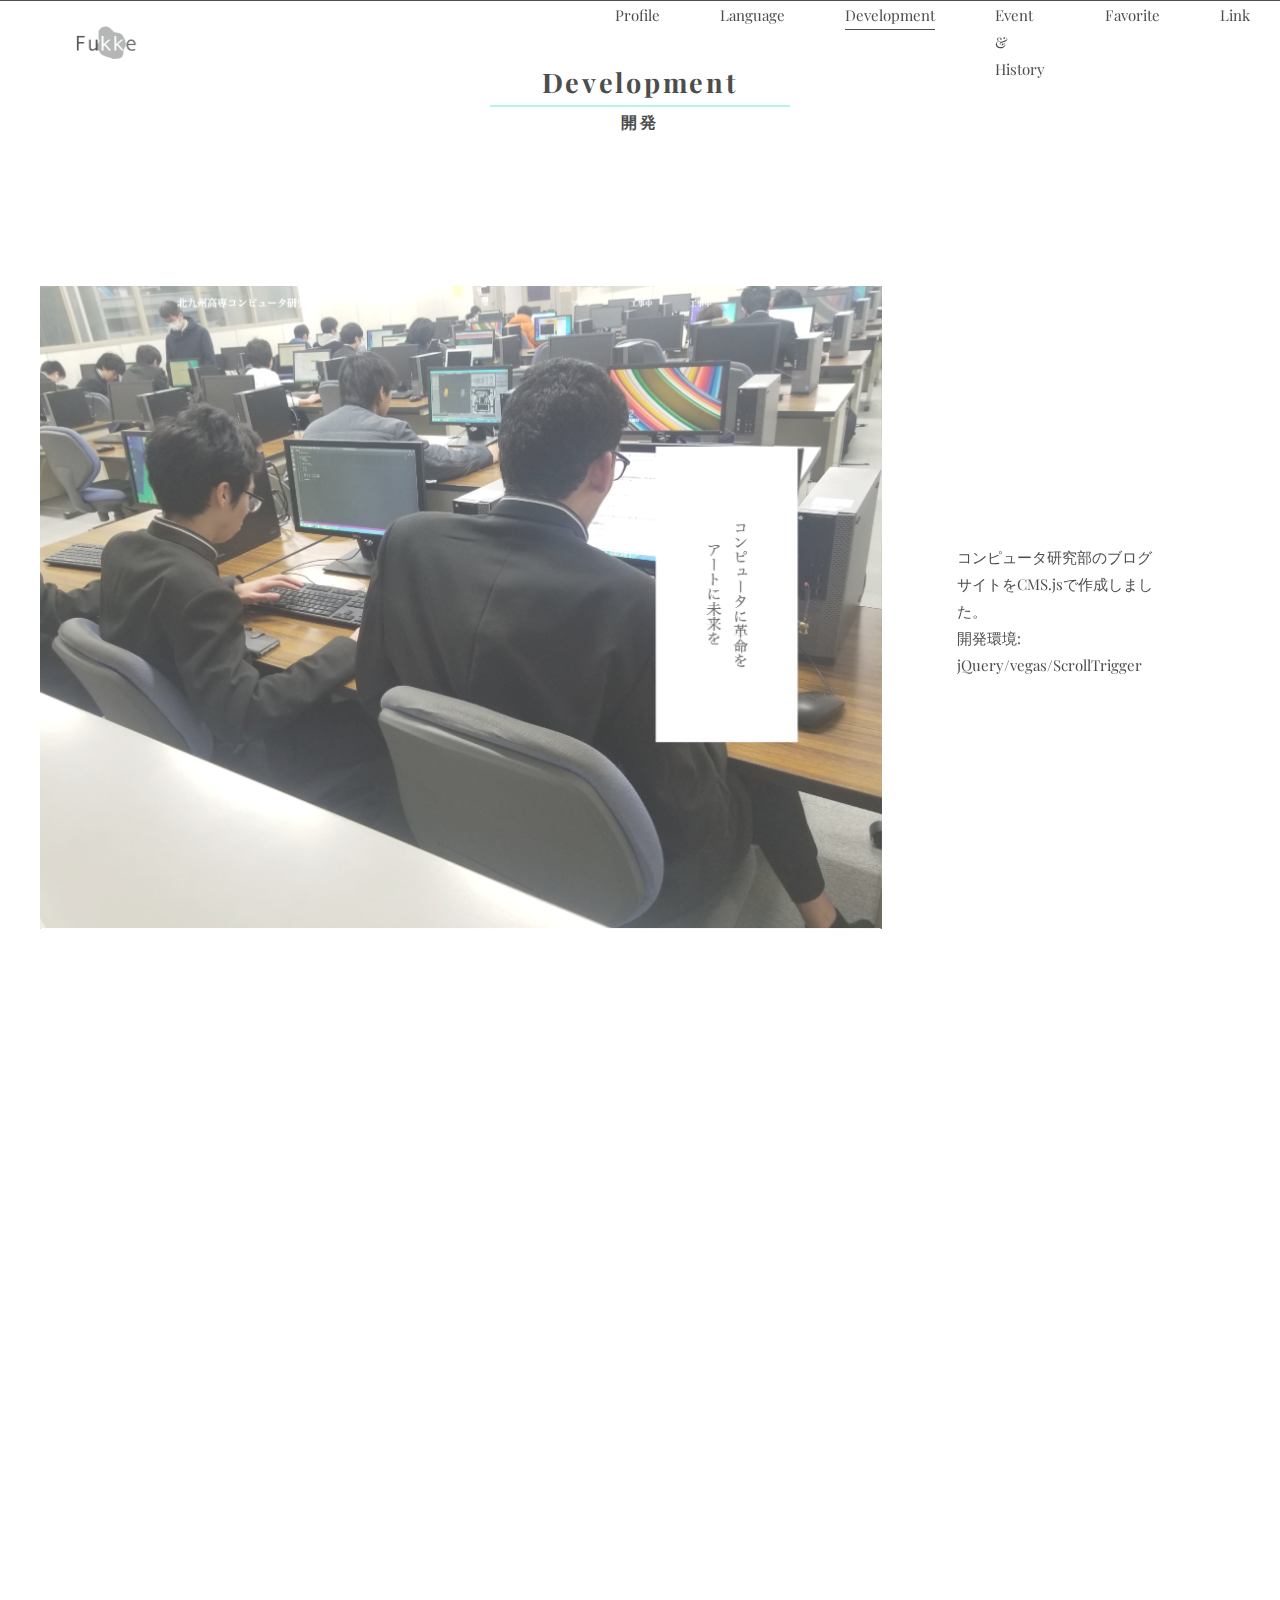
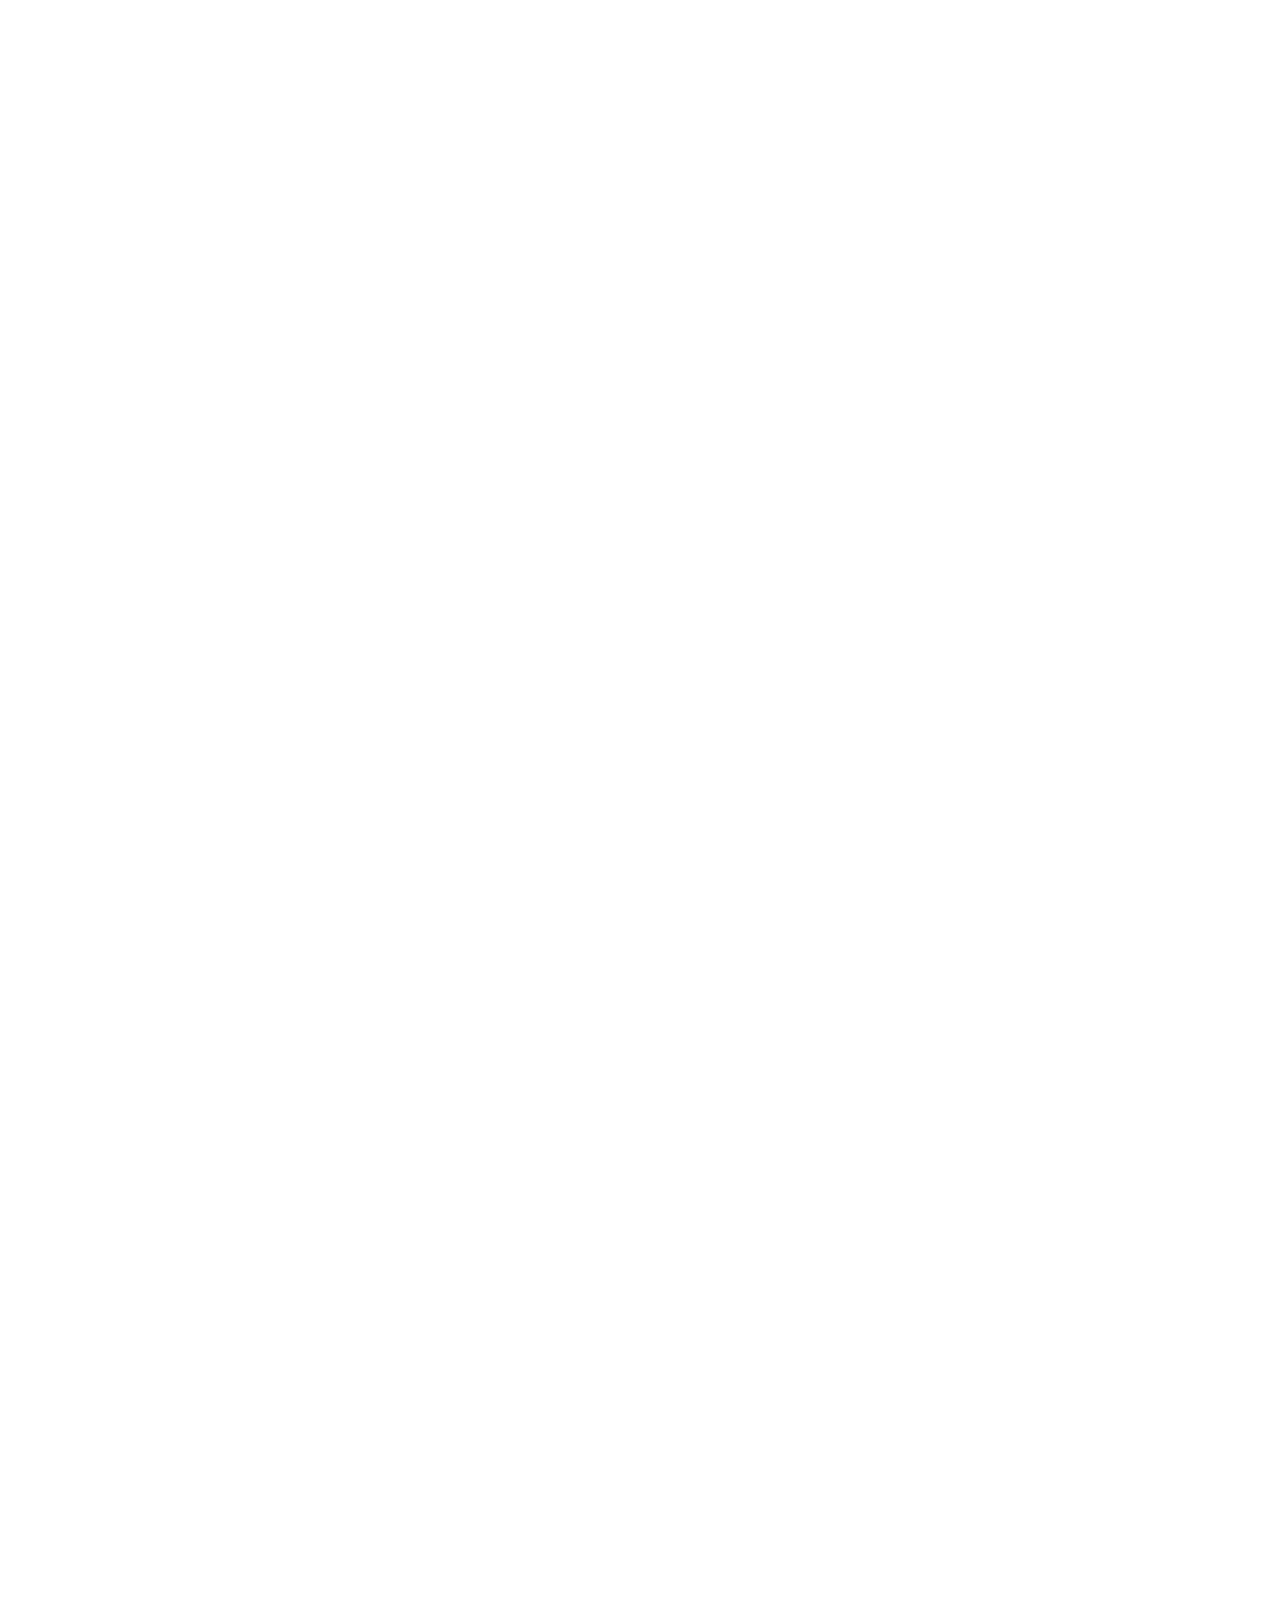
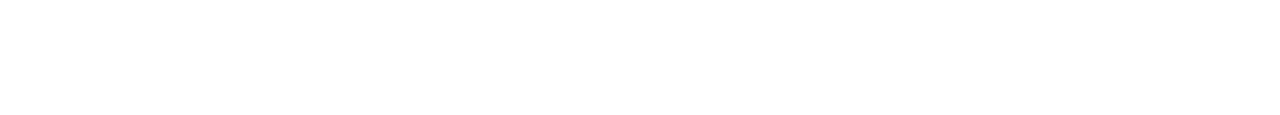
<file: src/development.html>
<!doctype html>
<html>
<head>
<meta charset="UTF-8">
<title>ふっけのポートフォリオ</title>
	<meta name="viewport" content="width=device-width,initial-scale=1">
	<meta name="Description" content="ふっけのポートフォリオサイトです。">
	<meta name="Keywords" content="ふっけ,北九州高専,コンピュータ研究部">
	<link rel="stylesheet" href="../com/css/import.css">
</head>

<body>
	<header class="">
        <div class="hc">
            <h1 class="title"><a href="./index.html"><img src="../com/img/logo01.png" alt="logo" class="logo"></a></h1>
            <div class="sm-only" id="nav_toggle">
                <div>
                    <span></span>
                    <span></span>
                    <span></span>
                </div>
            </div>

            <nav class="gnav">
                <ul class="nc">
                    <li>
                        <a href="./profile.html">
                            <p>Profile</p>
<!--                            <p class="section-title-sub">プロフィール</p>-->
                        </a>
                    </li>
                    <li>
                        <a href="./language.html">
                            <p>Language</p>
<!--                            <p class="section-title-sub">言語</p>-->
                        </a>
                    </li>
                    <li>
                        <a href="./development.html">
                            <p>Development</p>
<!--                            <p class="section-title-sub">開発</p>-->
                        </a>
                    </li>
                    <li>
                        <a href="./life.html">
                            <p>Event &amp; History</p>
<!--                            <p class="section-title-sub">イベント &amp; 履歴</p>-->
                        </a>
                    </li>
                    <li>
                        <a href="./favorite.html">
                            <p>Favorite</p>
<!--                            <p class="section-title-sub">趣味</p>-->
                        </a>
                    </li>
                    <li>
                        <a href="./links.html">
                            <p>Link</p>
<!--                            <p class="section-title-sub">リンク</p>-->
                        </a>
                    </li>
                </ul>
            </nav>
            
        </div>
    </header>
	
	<main>
		<div class="mc">
			
            <article>
                <p class="article-title">Development</p>
                <h2 class="article-title-sub">開発</h2> 

                <section data-scroll="toggle(.fromRightIn, .fromRightOut) centerHorizontal">
                    <a href="https://kct-conken.github.io/blog/home.html" class="flex smColumn alignItems mt-10">
                        <div class="image">
                            <img src="../com/img/コン研blog.png" alt="コン研マテリアルデザイン">
                        </div>
                        <div class="p-5 text">
                            <p>コンピュータ研究部のブログサイトをCMS.jsで作成しました。</p>
                            <p>開発環境: jQuery/vegas/ScrollTrigger</p>
                        </div>
                    </a>
                </section>

                <section data-scroll="toggle(.fromRightIn, .fromRightOut) centerHorizontal">
                    <a href="https://fukekazki.github.io/con-material/" class="flex smColumn alignItems mt-10">
                        <div class="image">
                            <img src="../com/img/コン研マテリアルデザイン.png" alt="コン研マテリアルデザイン">
                        </div>
                        <div class="p-5 text">
                            <p>マテリアルデザインのフレームワークを使ったサイトを作成しました。始めて作ったサイトです。</p>
                            <p>開発環境: materialize.css/jQuery/Slick</p>
                        </div>
                    </a>
                </section>

                <section data-scroll="toggle(.fromRightIn, .fromRightOut) centerHorizontal">
                    <a href="#" class="flex smColumn alignItems mt-10">
                        <div class="image">
                            <img src="../com/img/コン研wordpress.png" alt="コン研マテリアルデザイン">
                        </div>
                        <div class="p-5 text">
                            <p>コンピュータ研究部のブログサイトをWordpressで作成しました。</p>
                            <p>開発環境: PHP/WordPress/MySQL/jQuery/Slick</p>
                        </div>
                    </a>
                </section>

                <section data-scroll="toggle(.fromRightIn, .fromRightOut) centerHorizontal">
                    <a href="https://github.com/FukeKazki/Hentai" class="flex smColumn alignItems mt-10">
                        <div class="image">
                            <img src="../com/img/hentaiHackthon04.png" alt="コン研マテリアルデザイン">
                        </div>
                        <div class="p-5 text">
                            <p>天神で行われた変態ハッカソンで作成しました。</p>
                            <p>開発環境: React/material-ui/react-router/react-transition-group</p>
                        </div>
                    </a>
                </section>
            </article>
						
		</div>
	</main>
	
	<div id="footer"></div>
</body>
	<script src="https://code.jquery.com/jquery-3.3.1.min.js"></script>
    <script src="../com/js/ScrollTrigger.min.js"></script>
	<script src="./index.js"></script>
</html>
</file>
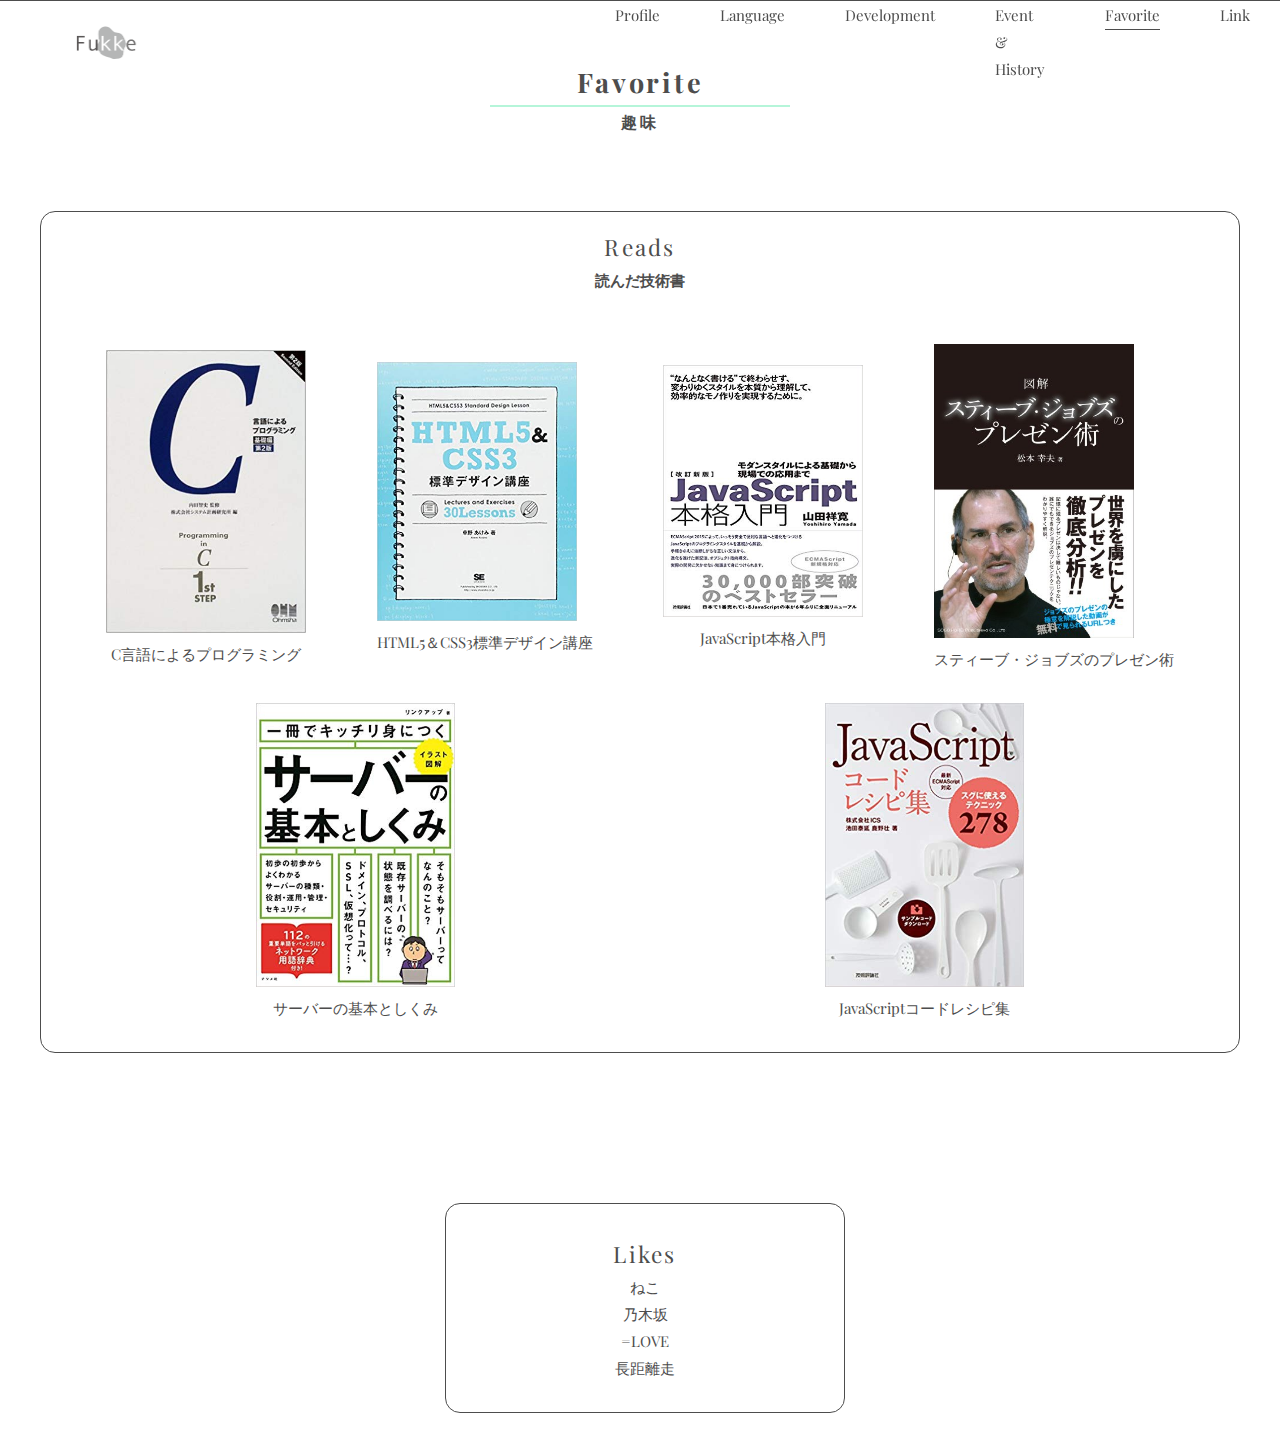
<file: src/favorite.html>
<!doctype html>
<html>
<head>
<meta charset="UTF-8">
<title>ふっけのポートフォリオ</title>
	<meta name="viewport" content="width=device-width,initial-scale=1">
	<meta name="Description" content="ふっけのポートフォリオサイトです。">
	<meta name="Keywords" content="ふっけ,北九州高専,コンピュータ研究部">
	<link rel="stylesheet" href="../com/css/import.css">
</head>

<body>
	<header class="">
        <div class="hc">
            <h1 class="title"><a href="./index.html"><img src="../com/img/logo01.png" alt="logo" class="logo"></a></h1>
            <div class="sm-only" id="nav_toggle">
                <div>
                    <span></span>
                    <span></span>
                    <span></span>
                </div>
            </div>

            <nav class="gnav">
                <ul class="nc">
                    <li>
                        <a href="./profile.html">
                            <p>Profile</p>
<!--                            <p class="section-title-sub">プロフィール</p>-->
                        </a>
                    </li>
                    <li>
                        <a href="./language.html">
                            <p>Language</p>
<!--                            <p class="section-title-sub">言語</p>-->
                        </a>
                    </li>
                    <li>
                        <a href="./development.html">
                            <p>Development</p>
<!--                            <p class="section-title-sub">開発</p>-->
                        </a>
                    </li>
                    <li>
                        <a href="./life.html">
                            <p>Event &amp; History</p>
<!--                            <p class="section-title-sub">イベント &amp; 履歴</p>-->
                        </a>
                    </li>
                    <li>
                        <a href="./favorite.html">
                            <p>Favorite</p>
<!--                            <p class="section-title-sub">趣味</p>-->
                        </a>
                    </li>
                    <li>
                        <a href="./links.html">
                            <p>Link</p>
<!--                            <p class="section-title-sub">リンク</p>-->
                        </a>
                    </li>
                </ul>
            </nav>
            
        </div>
    </header>
	
	<main>
		<div class="mc">
			
            <p class="article-title">Favorite</p>
            <h2 class="article-title-sub">趣味</h2>
				
            <section class="mt-5 reads">
                <p class="section-title">Reads</p>
                <p class="section-title-sub">読んだ技術書</p>
                <div class="books flexbox alignItems flexWrap mt-2">
                    <div class="book">
                        <a href="https://www.amazon.co.jp/C言語によるプログラミング-基礎編-内田-智史/dp/4274064409/ref=sr_1_1?__mk_ja_JP=カタカナ&keywords=c言語によるプログラミング&qid=1558182038&s=gateway&sr=8-1" target="_blank">
                            <p><img src="../com/img/books/C言語によるプログラミング.jpg" alt="C言語によるプログラミング"></p>
                            <h3>C言語によるプログラミング</h3>
                        </a>
                    </div>
                    <div class="book">
                        <a href="https://www.amazon.co.jp/HTML5-CSS3標準デザイン講座-草野-あけみ/dp/4798142204/ref=sr_1_fkmrnull_2?__mk_ja_JP=カタカナ&keywords=HTML5＆CSS3標準デザイン講座&qid=1558182419&s=gateway&sr=8-2-fkmrnull" target="_blank">
                            <p><img src="../com/img/books/HTML5＆CSS3標準デザイン講座.jpg" alt="CHTML5＆CSS3標準デザイン講座"></p>
                            <h3>HTML5＆CSS3標準デザイン講座</h3>
                        </a>
                    </div>
                    <div class="book">
                        <a href="https://www.amazon.co.jp/改訂新版JavaScript本格入門-モダンスタイルによる基礎から現場での応用まで-山田-祥寛/dp/477418411X/ref=sr_1_1?__mk_ja_JP=カタカナ&keywords=JavaScript本格入門&qid=1558182815&s=gateway&sr=8-1" target="_blank">
                            <p><img src="../com/img/books/JavaScript本格入門.jpg" alt="JavaScript本格入門"></p>
                            <h3>JavaScript本格入門</h3>
                        </a>
                    </div>
                    <div class="book">
                        <a href="https://www.amazon.co.jp/図解-スティーブ・ジョブズのプレゼン術-松本-幸夫-ebook/dp/B00GD6T45M/ref=sr_1_2?__mk_ja_JP=カタカナ&keywords=スティーブ・ジョブズのプレゼン術&qid=1558182904&s=gateway&sr=8-2" target="_blank">
                            <p><img src="../com/img/books/スティーブ・ジョブズのプレゼン術.jpg" alt="スティーブ・ジョブズのプレゼン術"></p>
                            <h3>スティーブ・ジョブズのプレゼン術</h3>
                        </a>
                    </div>
                    <div class="book">
                        <a href="https://www.amazon.co.jp/一冊でキッチリ身につく-サーバーの基本としくみ-リンクアップ/dp/4816362924/ref=sr_1_fkmrnull_1?__mk_ja_JP=カタカナ&keywords=サーバーの基本としくみ&qid=1558183003&s=gateway&sr=8-1-fkmrnull" target="_blank">
                            <p><img src="../com/img/books/サーバーの基本としくみ.jpg" alt="サーバーの基本としくみ"></p>
                            <h3>サーバーの基本としくみ</h3>
                        </a>
                    </div>
                    <div class="book">
                        <a href="https://www.amazon.co.jp/JavaScript-コードレシピ集-池田-泰延/dp/4297103680/ref=sr_1_fkmrnull_1?__mk_ja_JP=カタカナ&keywords=JavaScriptコードレシピ集&qid=1558183266&s=gateway&sr=8-1-fkmrnull" target="_blank">
                            <p><img src="../com/img/books/JavaScriptコードレシピ集.jpg" alt="JavaScriptコードレシピ集"></p>
                            <h3>JavaScriptコードレシピ集</h3>
                        </a>
                    </div>
                </div>
            </section>
            
            <div class="flexbox flexWrap mt-10">
                <div class="card">
                    <p class="section-title">Likes</p>
                    <p>ねこ</p>
                    <p>乃木坂</p>
                    <p>=LOVE</p>
                    <p>長距離走</p>
                </div>
            </div>
      
		</div>    
	</main>
	
	<div id="footer"></div>
</body>
	<script src="https://code.jquery.com/jquery-3.3.1.min.js"></script>
	<script src="./index.js"></script>
</html>
</file>
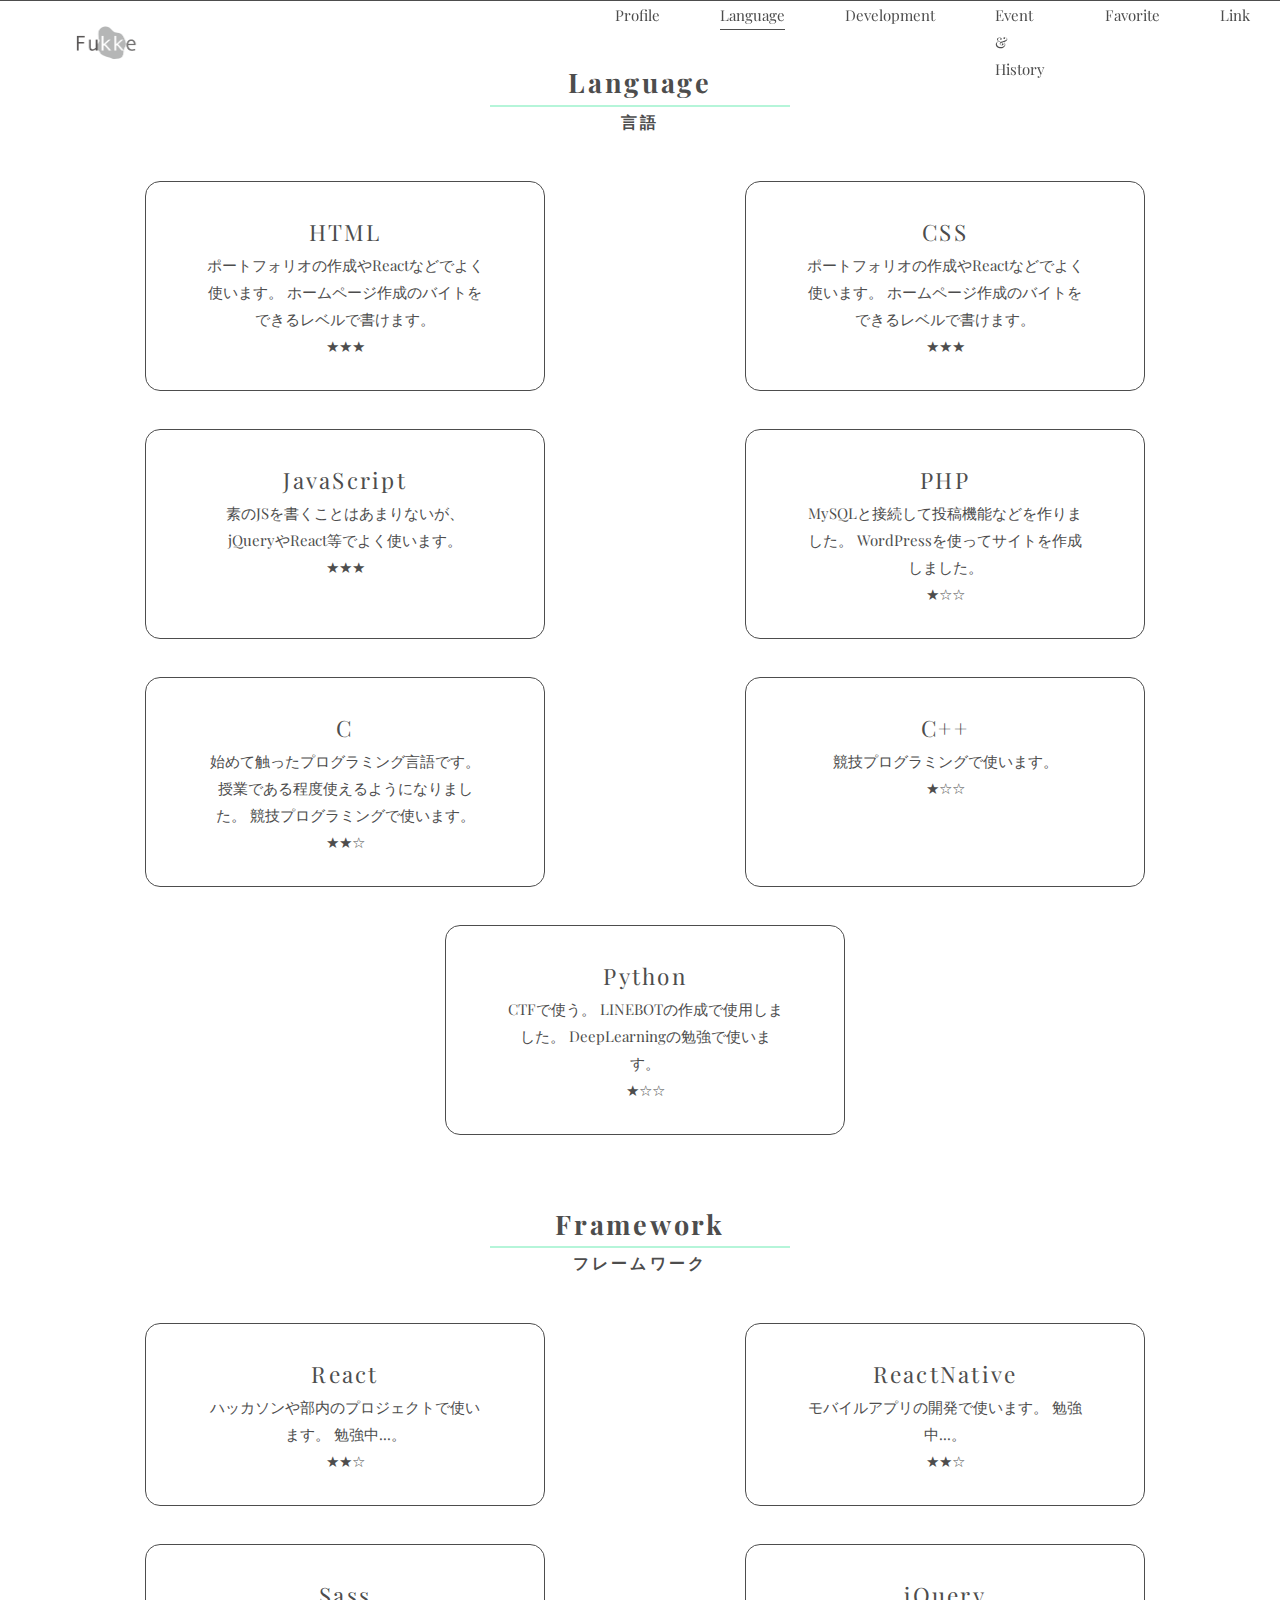
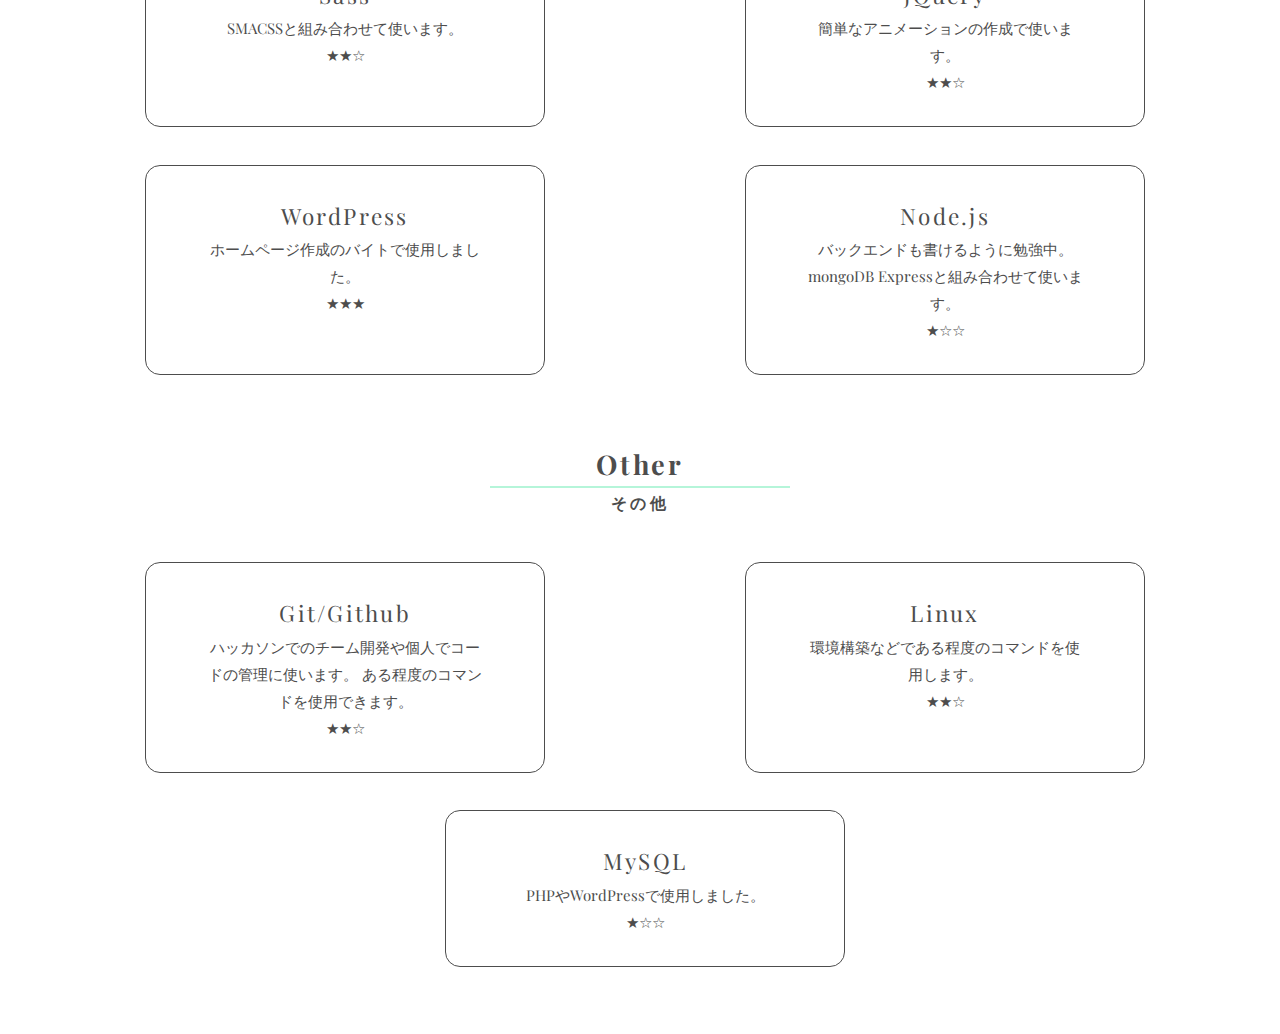
<file: src/language.html>
<!doctype html>
<html>
<head>
<meta charset="UTF-8">
<title>ふっけのポートフォリオ</title>
	<meta name="viewport" content="width=device-width,initial-scale=1">
	<meta name="Description" content="ふっけのポートフォリオサイトです。">
	<meta name="Keywords" content="ふっけ,北九州高専,コンピュータ研究部">
	<link rel="stylesheet" href="../com/css/import.css">
</head>

<body>
	<header class="">
        <div class="hc">
            <h1 class="title"><a href="./index.html"><img src="../com/img/logo01.png" alt="logo" class="logo"></a></h1>
            <div class="sm-only" id="nav_toggle">
                <div>
                    <span></span>
                    <span></span>
                    <span></span>
                </div>
            </div>

            <nav class="gnav">
                <ul class="nc">
                    <li>
                        <a href="./profile.html">
                            <p>Profile</p>
<!--                            <p class="section-title-sub">プロフィール</p>-->
                        </a>
                    </li>
                    <li>
                        <a href="./language.html">
                            <p>Language</p>
<!--                            <p class="section-title-sub">言語</p>-->
                        </a>
                    </li>
                    <li>
                        <a href="./development.html">
                            <p>Development</p>
<!--                            <p class="section-title-sub">開発</p>-->
                        </a>
                    </li>
                    <li>
                        <a href="./life.html">
                            <p>Event &amp; History</p>
<!--                            <p class="section-title-sub">イベント &amp; 履歴</p>-->
                        </a>
                    </li>
                    <li>
                        <a href="./favorite.html">
                            <p>Favorite</p>
<!--                            <p class="section-title-sub">趣味</p>-->
                        </a>
                    </li>
                    <li>
                        <a href="./links.html">
                            <p>Link</p>
<!--                            <p class="section-title-sub">リンク</p>-->
                        </a>
                    </li>
                </ul>
            </nav>
            
        </div>
    </header>
	
	<main>
		<div class="mc">
			
			<div>
				<p class="article-title mt-5">Language</p>
				<h2 class="article-title-sub">言語</h2>
                <div class="flexbox mt-3" style="flex-wrap: wrap;">
                    
                    <div class="card mb-5">
                        <div class="card-header">
                            <h3 class="section-title">HTML</h3>
                        </div>
                        <div class="card-body">
                            <p>
                                ポートフォリオの作成やReactなどでよく使います。
                                ホームページ作成のバイトをできるレベルで書けます。
                            </p>
                        </div>
                        <div class="card-footer">
                            <p>★★★</p>
                        </div>
                    </div>
                    <div class="card mb-5">
                        <div class="card-header">
                            <h3 class="section-title">CSS</h3>
                        </div>
                        <div class="card-body">
                            <p>
                                ポートフォリオの作成やReactなどでよく使います。
                                ホームページ作成のバイトをできるレベルで書けます。
                            </p>
                        </div>
                        <div class="card-footer">
                            <p>★★★</p>
                        </div>
                    </div>
                    <div class="card mb-5">
                        <div class="card-header">
                            <h3 class="section-title">JavaScript</h3>
                        </div>
                        <div class="card-body">
                            <p>
                                素のJSを書くことはあまりないが、jQueryやReact等でよく使います。
                            </p>
                        </div>
                        <div class="card-footer">
                            <p>★★★</p>
                        </div>
                    </div>
                    <div class="card mb-5">
                        <div class="card-header">
                            <h3 class="section-title">PHP</h3>
                        </div>
                        <div class="card-body">
                            <p>
                                MySQLと接続して投稿機能などを作りました。
                                WordPressを使ってサイトを作成しました。
                            </p>
                        </div>
                        <div class="card-footer">
                            <p>★☆☆</p>
                        </div>
                    </div>
                    <div class="card mb-5">
                        <div class="card-header">
                            <h3 class="section-title">C</h3>
                        </div>
                        <div class="card-body">
                            <p>
                                始めて触ったプログラミング言語です。
                                授業である程度使えるようになりました。
                                競技プログラミングで使います。
                            </p>
                        </div>
                        <div class="card-footer">
                            <p>★★☆</p>
                        </div>
                    </div>
                    <div class="card mb-5">
                        <div class="card-header">
                            <h3 class="section-title">C++</h3>
                        </div>
                        <div class="card-body">
                            <p>
                                競技プログラミングで使います。
                            </p>
                        </div>
                        <div class="card-footer">
                            <p>★☆☆</p>
                        </div>
                    </div>
                    <div class="card mb-5">
                        <div class="card-header">
                            <h3 class="section-title">Python</h3>
                        </div>
                        <div class="card-body">
                            <p>
                                CTFで使う。
                                LINEBOTの作成で使用しました。
                                DeepLearningの勉強で使います。
                            </p>
                        </div>
                        <div class="card-footer">
                            <p>★☆☆</p>
                        </div>
                    </div>
                </div>
                
                <p class="article-title mt-5">Framework</p>
				<h2 class="article-title-sub">フレームワーク</h2>
                
                <div class="flexbox mt-3" style="flex-wrap: wrap;">
                    
                    <div class="card mb-5">
                        <div class="card-header">
                            <h3 class="section-title">React</h3>
                        </div>
                        <div class="card-body">
                            <p>
                                ハッカソンや部内のプロジェクトで使います。
                                勉強中...。
                            </p>
                        </div>
                        <div class="card-footer">
                            <p>★★☆</p>
                        </div>
                    </div>
                    <div class="card mb-5">
                        <div class="card-header">
                            <h3 class="section-title">ReactNative</h3>
                        </div>
                        <div class="card-body">
                            <p>
                                モバイルアプリの開発で使います。
                                勉強中...。
                            </p>
                        </div>
                        <div class="card-footer">
                            <p>★★☆</p>
                        </div>
                    </div>
                    <div class="card mb-5">
                        <div class="card-header">
                            <h3 class="section-title">Sass</h3>
                        </div>
                        <div class="card-body">
                            <p>
                                SMACSSと組み合わせて使います。
                            </p>
                        </div>
                        <div class="card-footer">
                            <p>★★☆</p>
                        </div>
                    </div>
                    <div class="card mb-5">
                        <div class="card-header">
                            <h3 class="section-title">jQuery</h3>
                        </div>
                        <div class="card-body">
                            <p>
                                簡単なアニメーションの作成で使います。
                            </p>
                        </div>
                        <div class="card-footer">
                            <p>★★☆</p>
                        </div>
                    </div>
                    <div class="card mb-5">
                        <div class="card-header">
                            <h3 class="section-title">WordPress</h3>
                        </div>
                        <div class="card-body">
                            <p>
                                ホームページ作成のバイトで使用しました。
                            </p>
                        </div>
                        <div class="card-footer">
                            <p>★★★</p>
                        </div>
                    </div>
                    <div class="card mb-5">
                        <div class="card-header">
                            <h3 class="section-title">Node.js</h3>
                        </div>
                        <div class="card-body">
                            <p>
                                バックエンドも書けるように勉強中。
                                mongoDB Expressと組み合わせて使います。
                            </p>
                        </div>
                        <div class="card-footer">
                            <p>★☆☆</p>
                        </div>
                    </div>         
                </div>
                <p class="article-title mt-5">Other</p>
				<h2 class="article-title-sub">その他</h2>
                <div class="flexbox mt-3" style="flex-wrap: wrap;">
                    
                    <div class="card mb-5">
                        <div class="card-header">
                            <h3 class="section-title">Git/Github</h3>
                        </div>
                        <div class="card-body">
                            <p>
                                ハッカソンでのチーム開発や個人でコードの管理に使います。
                                ある程度のコマンドを使用できます。
                            </p>
                        </div>
                        <div class="card-footer">
                            <p>★★☆</p>
                        </div>
                    </div>
                    <div class="card mb-5">
                        <div class="card-header">
                            <h3 class="section-title">Linux</h3>
                        </div>
                        <div class="card-body">
                            <p>
                                環境構築などである程度のコマンドを使用します。
                            </p>
                        </div>
                        <div class="card-footer">
                            <p>★★☆</p>
                        </div>
                    </div>
                    <div class="card mb-5">
                        <div class="card-header">
                            <h3 class="section-title">MySQL</h3>
                        </div>
                        <div class="card-body">
                            <p>
                                PHPやWordPressで使用しました。
                            </p>
                        </div>
                        <div class="card-footer">
                            <p>★☆☆</p>
                        </div>
                    </div>
                    
                </div>
			</div>
		</div>
	</main>
	
	<div id="footer"></div>
</body>
	<script src="https://code.jquery.com/jquery-3.3.1.min.js"></script>
	<script src="./index.js"></script>
</html>
</file>
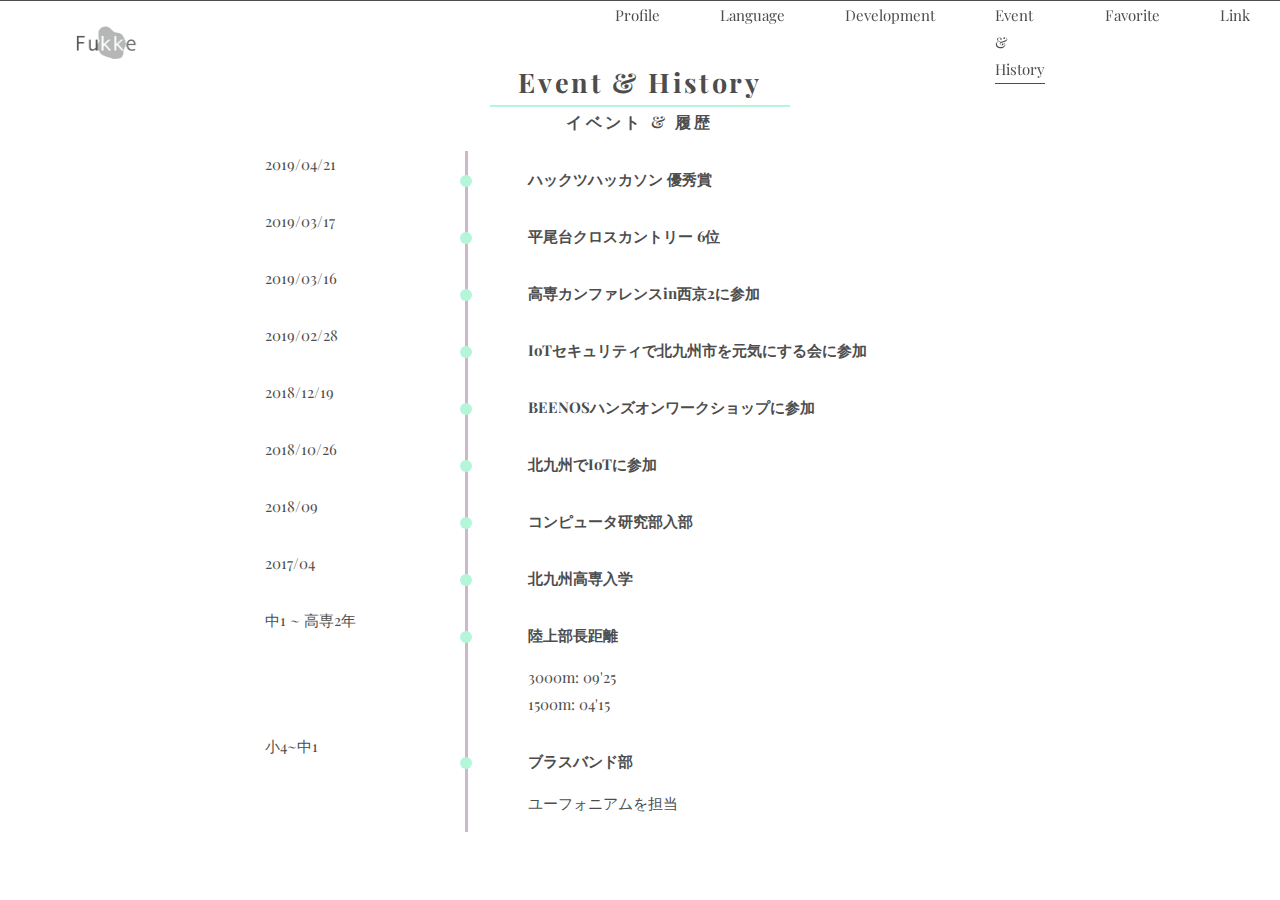
<file: src/life.html>
<!doctype html>
<html>
<head>
<meta charset="UTF-8">
<title>ふっけのポートフォリオ</title>
	<meta name="viewport" content="width=device-width,initial-scale=1">
	<meta name="Description" content="ふっけのポートフォリオサイトです。">
	<meta name="Keywords" content="ふっけ,北九州高専,コンピュータ研究部">
	<link rel="stylesheet" href="../com/css/import.css">
</head>

<body>
	<header class="">
        <div class="hc">
            <h1 class="title"><a href="./index.html"><img src="../com/img/logo01.png" alt="logo" class="logo"></a></h1>
            <div class="sm-only" id="nav_toggle">
                <div>
                    <span></span>
                    <span></span>
                    <span></span>
                </div>
            </div>

            <nav class="gnav">
                <ul class="nc">
                    <li>
                        <a href="./profile.html">
                            <p>Profile</p>
<!--                            <p class="section-title-sub">プロフィール</p>-->
                        </a>
                    </li>
                    <li>
                        <a href="./language.html">
                            <p>Language</p>
<!--                            <p class="section-title-sub">言語</p>-->
                        </a>
                    </li>
                    <li>
                        <a href="./development.html">
                            <p>Development</p>
<!--                            <p class="section-title-sub">開発</p>-->
                        </a>
                    </li>
                    <li>
                        <a href="./life.html">
                            <p>Event &amp; History</p>
<!--                            <p class="section-title-sub">イベント &amp; 履歴</p>-->
                        </a>
                    </li>
                    <li>
                        <a href="./favorite.html">
                            <p>Favorite</p>
<!--                            <p class="section-title-sub">趣味</p>-->
                        </a>
                    </li>
                    <li>
                        <a href="./links.html">
                            <p>Link</p>
<!--                            <p class="section-title-sub">リンク</p>-->
                        </a>
                    </li>
                </ul>
            </nav>
            
        </div>
    </header>
	
	<main>
		<div class="mc">
			
            <p class="article-title">Event &amp; History</p>
            <h2 class="article-title-sub">イベント &amp; 履歴</h2>
            <div>
                <ul class="timeline clearfix">
                    
                    <li class="clearfix">
                        <p class="timeline-date">2019/04/21</p>
                        <div class="timeline-content">
                            <h3>ハックツハッカソン 優秀賞</h3>
                        </div>
                    </li>
                    <li class="clearfix">
                        <p class="timeline-date">2019/03/17</p>
                        <div class="timeline-content">
                            <h3>平尾台クロスカントリー 6位</h3>
                        </div>
                    </li>
                    <li class="clearfix">
                        <p class="timeline-date">2019/03/16</p>
                        <div class="timeline-content">
                            <h3>高専カンファレンスin西京2に参加</h3>
                        </div>
                    </li>
                    <li class="clearfix">
                        <p class="timeline-date">2019/02/28</p>
                        <div class="timeline-content">
                            <h3>IoTセキュリティで北九州市を元気にする会に参加</h3>
                        </div>
                    </li>
                    <li class="clearfix">
                        <p class="timeline-date">2018/12/19</p>
                        <div class="timeline-content">
                            <h3>BEENOSハンズオンワークショップに参加</h3>
                        </div>
                    </li>
                    <li class="clearfix">
                        <p class="timeline-date">2018/10/26</p>
                        <div class="timeline-content">
                            <h3>北九州でIoTに参加</h3>
                        </div>
                    </li>
                    <li class="clearfix">
                        <p class="timeline-date">2018/09</p>
                        <div class="timeline-content">
                            <h3>コンピュータ研究部入部</h3>
                        </div>
                    </li>
                    <li class="clearfix">
                        <p class="timeline-date">2017/04</p>
                        <div class="timeline-content">
                            <h3>北九州高専入学</h3>
                        </div>
                    </li>
                    <li class="clearfix">
                        <p class="timeline-date">中1 ~ 高専2年</p>
                        <div class="timeline-content">
                            <h3>陸上部長距離</h3>
                            <p>3000m: 09'25</p>
                            <p>1500m: 04'15</p>
                        </div>
                    </li>
                    <li class="clearfix">
                        <p class="timeline-date">小4~中1</p>
                        <div class="timeline-content">
                            <h3>ブラスバンド部</h3>
                            <p>ユーフォニアムを担当</p>
                        </div>
                    </li>
                </ul>
            </div>
            
            
		</div>
            
	</main>
	
	<div id="footer"></div>
</body>
	<script src="https://code.jquery.com/jquery-3.3.1.min.js"></script>
	<script src="./index.js"></script>
</html>
</file>
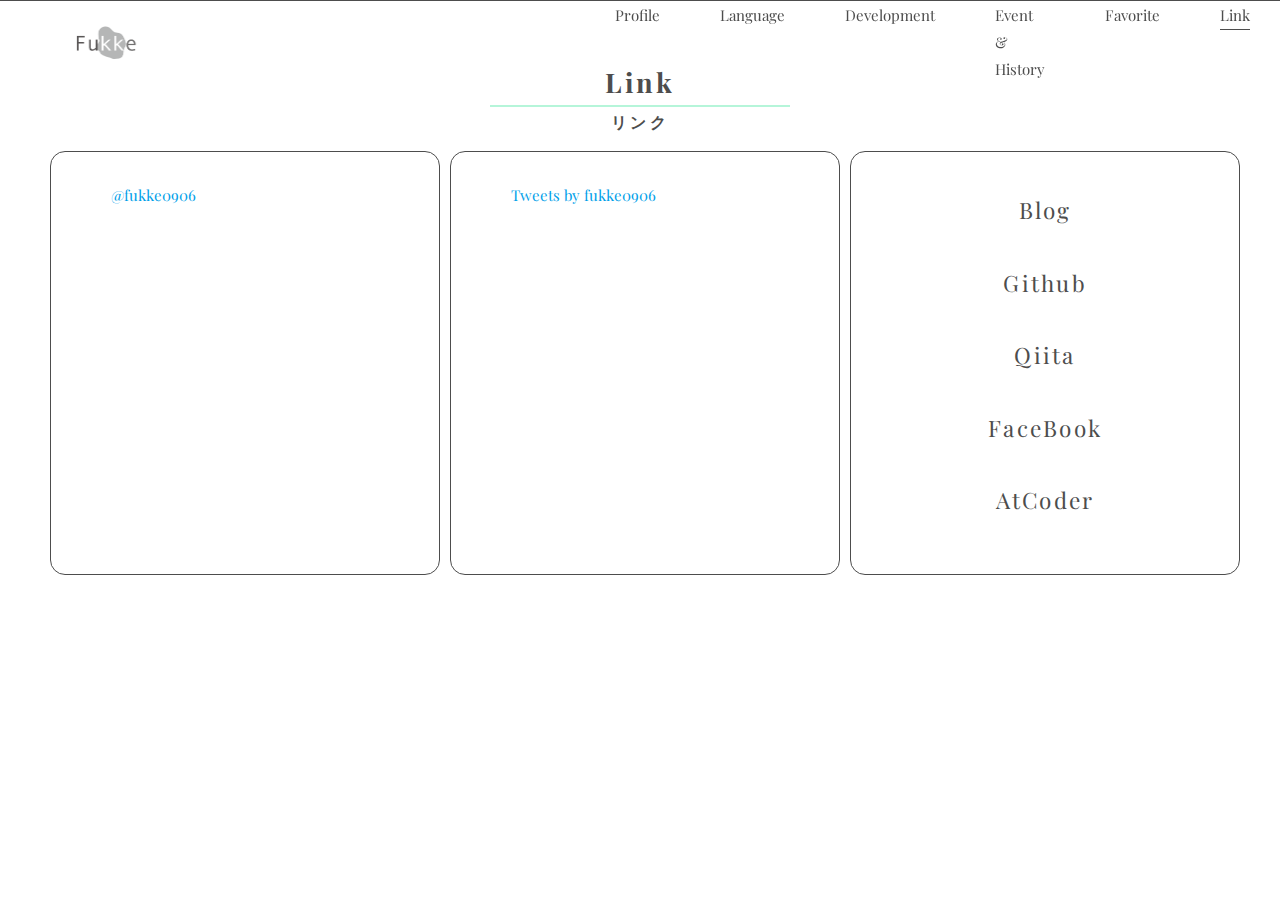
<file: src/links.html>
<!doctype html>
<html>
<head>
<meta charset="UTF-8">
<title>ふっけのポートフォリオ</title>
	<meta name="viewport" content="width=device-width,initial-scale=1">
	<meta name="Description" content="ふっけのポートフォリオサイトです。">
	<meta name="Keywords" content="ふっけ,北九州高専,コンピュータ研究部">
	<link rel="stylesheet" href="../com/css/import.css">
</head>

<body>
	<header class="">
        <div class="hc">
            <h1 class="title"><a href="./index.html"><img src="../com/img/logo01.png" alt="logo" class="logo"></a></h1>
            <div class="sm-only" id="nav_toggle">
                <div>
                    <span></span>
                    <span></span>
                    <span></span>
                </div>
            </div>

            <nav class="gnav">
                <ul class="nc">
                    <li>
                        <a href="./profile.html">
                            <p>Profile</p>
<!--                            <p class="section-title-sub">プロフィール</p>-->
                        </a>
                    </li>
                    <li>
                        <a href="./language.html">
                            <p>Language</p>
<!--                            <p class="section-title-sub">言語</p>-->
                        </a>
                    </li>
                    <li>
                        <a href="./development.html">
                            <p>Development</p>
<!--                            <p class="section-title-sub">開発</p>-->
                        </a>
                    </li>
                    <li>
                        <a href="./life.html">
                            <p>Event &amp; History</p>
<!--                            <p class="section-title-sub">イベント &amp; 履歴</p>-->
                        </a>
                    </li>
                    <li>
                        <a href="./favorite.html">
                            <p>Favorite</p>
<!--                            <p class="section-title-sub">趣味</p>-->
                        </a>
                    </li>
                    <li>
                        <a href="./links.html">
                            <p>Link</p>
<!--                            <p class="section-title-sub">リンク</p>-->
                        </a>
                    </li>
                </ul>
            </nav>
            
        </div>
    </header>
	
	<main>
		<div class="mc">
			
			<div>
				<p class="article-title">Link</p>
				<h2 class="article-title-sub">リンク</h2>
				
				<div class="link flexbox">
					
					<div class="card">
						<!-- InstaWidget -->
						<a href="https://instawidget.net/v/user/fukke0906" id="link-56e0f44a9fa0cf27f95f9e0c880cb206c941043ef72cea56e0717a1f3e61a81f">@fukke0906</a>
						<script src="https://instawidget.net/js/instawidget.js?u=56e0f44a9fa0cf27f95f9e0c880cb206c941043ef72cea56e0717a1f3e61a81f&width=100%"></script>
					</div>
					
					<div class="card">
						<a class="twitter-timeline" data-width="300" data-height="500" href="https://twitter.com/fukke0906?ref_src=twsrc%5Etfw">Tweets by fukke0906</a> <script async src="https://platform.twitter.com/widgets.js"></script>
					</div>
					
					<div class="card">
						<div class="button">
							<a href="https://kazkifukke.hatenablog.com/" target="_blank">
								<p class="section-title">Blog</p>
							</a>
						</div>
						<div class="button">
							<a href="https://github.com/FukeKazki" target="_blank">
								<p class="section-title">Github</p>
							</a>
						</div>
						<div class="button">
							<a href="https://qiita.com/fukke0906" target="_blank">
								<p class="section-title">Qiita</p>
							</a>
						</div>
						<div class="button">
							<a href="https://www.facebook.com/fukke0906" target="_blank">
								<p class="section-title">FaceBook</p>
							</a>
						</div>
                        <div class="button">
							<a href="https://atcoder.jp/users/kazki" target="_blank">
								<p class="section-title">AtCoder</p>
							</a>
						</div>
					</div>
					
				</div>
				
			</div>
			
		</div>
	</main>
	
	<div id="footer"></div>
</body>
	<script src="https://code.jquery.com/jquery-3.3.1.min.js"></script>
	<script src="./index.js"></script>
</html>
</file>
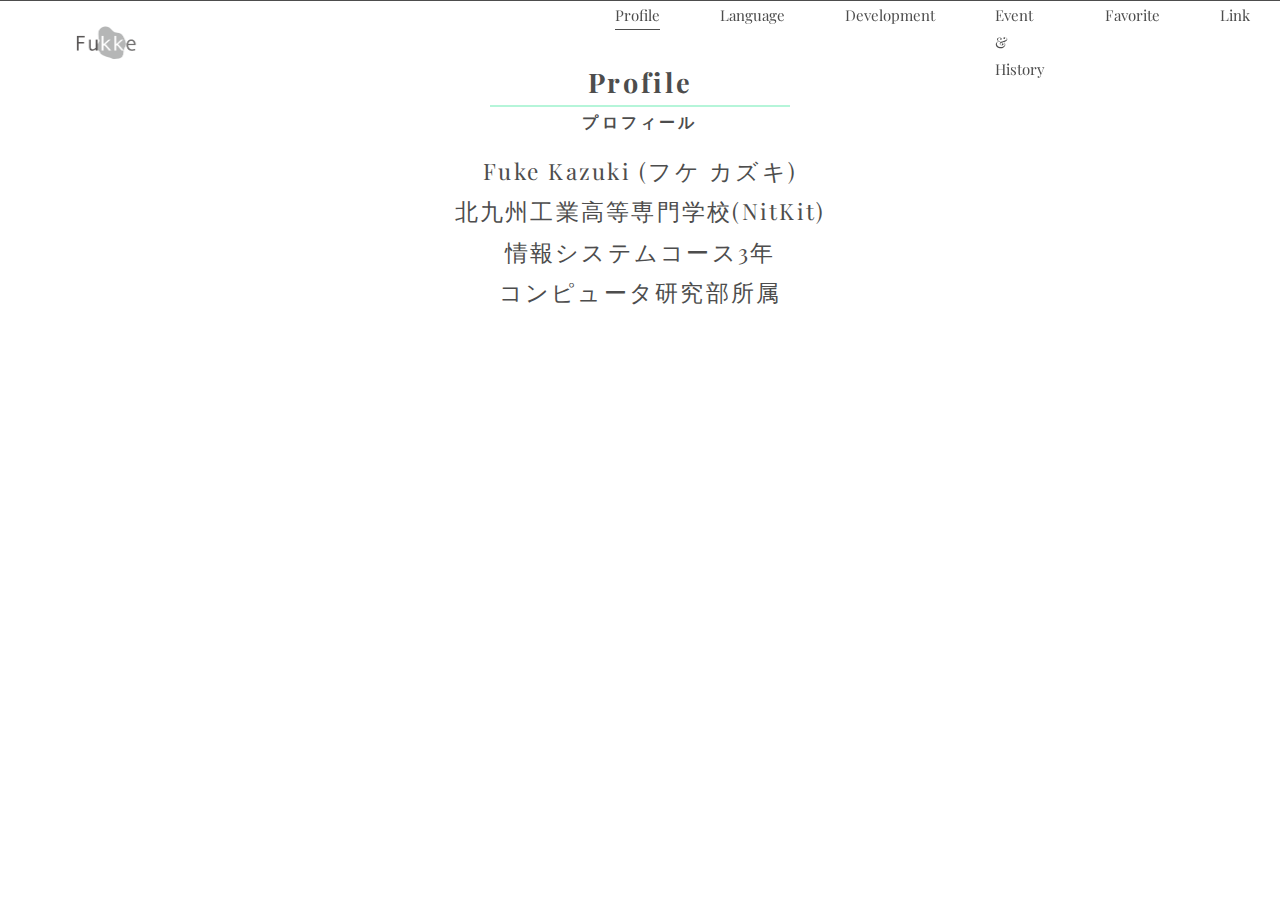
<file: src/profile.html>
<!doctype html>
<html>
<head>
<meta charset="UTF-8">
<title>ふっけのポートフォリオ</title>
	<meta name="viewport" content="width=device-width,initial-scale=1">
	<meta name="Description" content="ふっけのポートフォリオサイトです。">
	<meta name="Keywords" content="ふっけ,北九州高専,コンピュータ研究部">
	<link rel="stylesheet" href="../com/css/import.css">
</head>

<body>
	<header class="">
        <div class="hc">
            <h1 class="title"><a href="./index.html"><img src="../com/img/logo01.png" alt="logo" class="logo"></a></h1>
            <div class="sm-only" id="nav_toggle">
                <div>
                    <span></span>
                    <span></span>
                    <span></span>
                </div>
            </div>

            <nav class="gnav">
                <ul class="nc">
                    <li>
                        <a href="./profile.html">
                            <p>Profile</p>
<!--                            <p class="section-title-sub">プロフィール</p>-->
                        </a>
                    </li>
                    <li>
                        <a href="./language.html">
                            <p>Language</p>
<!--                            <p class="section-title-sub">言語</p>-->
                        </a>
                    </li>
                    <li>
                        <a href="./development.html">
                            <p>Development</p>
<!--                            <p class="section-title-sub">開発</p>-->
                        </a>
                    </li>
                    <li>
                        <a href="./life.html">
                            <p>Event &amp; History</p>
<!--                            <p class="section-title-sub">イベント &amp; 履歴</p>-->
                        </a>
                    </li>
                    <li>
                        <a href="./favorite.html">
                            <p>Favorite</p>
<!--                            <p class="section-title-sub">趣味</p>-->
                        </a>
                    </li>
                    <li>
                        <a href="./links.html">
                            <p>Link</p>
<!--                            <p class="section-title-sub">リンク</p>-->
                        </a>
                    </li>
                </ul>
            </nav>
            
        </div>
    </header>
	
	<main>
		<div class="mc">
			
			<div>
					<p class="article-title">Profile</p>
					<h2 class="article-title-sub">プロフィール</h2>
					<div class="profile">
						<p class="section-title">Fuke Kazuki (フケ カズキ)</p>
						<p class="section-title">北九州工業高等専門学校(NitKit)</p>
						<p class="section-title">情報システムコース3年</p>
						<p class="section-title">コンピュータ研究部所属</p>
					</div>
			</div>
			
		</div>
	</main>
	
	<div id="footer"></div>
</body>
	<script src="https://code.jquery.com/jquery-3.3.1.min.js"></script>
	<script src="./index.js"></script>
</html>
</file>
<file: com/css/import.css>
@charset "UTF-8";
@import url("https://fonts.googleapis.com/css?family=Noto+Serif+JP|Playfair+Display");
body, div, dl, dt, dd, ul, ol, li, h1, h2, h3, h4, h5, h6, pre, code, form, fieldset, legend, input, textarea, p, blockquote, table, th, td,
article, aside, canvas, details, figcaption, figure,
footer, header, hgroup, menu, nav, section, summary,
time, mark, audio, video, time[pubdate] {
  margin: 0;
  padding: 0;
}

article, aside, canvas, details, figcaption, figure, main,
footer, header, hgroup, menu, nav, section, summary, time[pubdate] {
  display: block;
}

figure {
  text-align: center;
}

figure img {
  margin-left: auto;
  margin-right: auto;
}

figure figcaption {
  text-align: left;
}

table {
  border-collapse: collapse;
  border-spacing: 0;
}

fieldset, img {
  border: 0;
}

address, caption, cite, code, dfn, em, strong, th, var {
  font-style: normal;
  font-weight: normal;
}

li {
  list-style: none;
}

caption, th {
  text-align: left;
}

h1, h2, h3, h4, h5, h6 {
  font-size: 100%;
  font-weight: normal;
}

q:before, q:after {
  content: '';
}

abbr, acronym {
  border: 0;
  font-variant: normal;
}

sup {
  vertical-align: text-top;
}

sub {
  vertical-align: text-bottom;
}

input, textarea, select {
  font-family: inherit;
  font-size: inherit;
  font-weight: inherit;
}

input, textarea, select {
  *font-size: 100%;
}

legend {
  color: #000000;
}

hr {
  display: block;
  margin-top: 2.0em;
  border: none;
  border-collapse: collapse;
  border-top: solid 1px #666666;
}

/* ReStyled */
html {
  background: #FFFFFF;
}

body {
  margin: 0;
  padding: 0 0 0 0;
  font-family: "Mplus 1p",'Noto Sans Japanese','游ゴシック', YuGothic, "Hiragino Kaku Gothic ProN", "ヒラギノ角ゴ ProN W3", "Meiryo", "メイリオ", arial, helvetica, sans-serif;
  line-height: 1.8;
  text-align: left;
  font-weight: 400;
  font-size: 15px;
  border-collapse: collapse;
  word-wrap: break-word;
  -webkit-text-size-adjust: 100%;
  color: #4d4d4d;
}

select, input, button, textarea {
  font: 93% arial,helvetica,clean,sans-serif;
}

table {
  font-size: inherit;
  font: 100%;
}

pre, code, kbd, samp, tt {
  font-family: monospace;
  *font-size: 108%;
  line-height: 100%;
}

th, td {
  vertical-align: top;
}

img {
  border: none;
  max-width: 100%;
  height: auto;
  image-rendering: auto;
  /* CSS4 (Chrome) */
}

imgd {
  -webkit-backface-visibility: hidden;
  backface-visibility: hidden;
  image-rendering: -webkit-crisp-edges;
  /* Safari */
  image-rendering: -moz-crisp-edges;
  /* Firefox */
  image-rendering: pixelated;
  /* CSS4 (Chrome) */
  -ms-interpolation-mode: nearest-neighbor;
  /* IE */
}

caption {
  font-size: 85%;
}

strong {
  font-weight: 600;
}

em {
  font-weight: 600;
  font-size: 129%;
  font-style: normal;
}

a {
  color: #00A0E9;
  text-decoration: none;
}

/* color:#202020;*/
* {
  -webkit-box-sizing: border-box;
  -moz-box-sizing: border-box;
  -o-box-sizing: border-box;
  -ms-box-sizing: border-box;
  box-sizing: border-box;
}

.clearfix:after {
  content: "";
  display: block;
  clear: both;
}

h1 + *, h2 + *, h3 + *, h4 + * {
  margin-top: 1.0em;
}

.safety {
  display: block;
  margin: 0;
  padding: 0;
  width: 1px;
  height: 1px;
  overflow: hidden;
  visibility: hidden;
}

.flex {
  display: flex;
}

.flexbox {
  display: flex;
}
@media screen and (min-width: 481px) {
  .flexbox {
    justify-content: space-around;
  }
}
@media screen and (max-width: 480px) {
  .flexbox {
    flex-direction: column;
  }
}

.justifyContentCenter {
  justify-content: center;
}

.flexWrap {
  flex-wrap: wrap;
}

.alignItems {
  align-items: center;
}

@media screen and (max-width: 480px) {
  .smColumn {
    flex-direction: column;
  }
}

.mt-1 {
  margin-top: 1em;
}

.mt-2 {
  margin-top: 2em;
}

.mt-3 {
  margin-top: 3em;
}

.mt-4 {
  margin-top: 4em;
}

.mt-5 {
  margin-top: 5em;
}

.mt-10 {
  margin-top: 10em;
}

.mr-1 {
  margin-right: .5em;
}

.mr-2 {
  margin-right: 1em;
}

.mr-3 {
  margin-right: 1.5em;
}

.mr-4 {
  margin-right: 2em;
}

.mr-5 {
  margin-right: 2.5em;
}

.ml-1 {
  margin-left: .5em;
}

.ml-2 {
  margin-left: 1em;
}

.ml-3 {
  margin-left: 1.5em;
}

.ml-4 {
  margin-left: 2em;
}

.ml-5 {
  margin-left: 2.5em;
}

.mb-1 {
  margin-bottom: .5em;
}

.mb-2 {
  margin-bottom: 1em;
}

.mb-3 {
  margin-bottom: 1.5em;
}

.mb-4 {
  margin-bottom: 2em;
}

.mb-5 {
  margin-bottom: 2.5em;
}

.p-1 {
  padding: 1em;
}

.p-2 {
  padding: 2em;
}

.p-3 {
  padding: 3em;
}

.p-4 {
  padding: 4em;
}

.p-5 {
  padding: 5em;
}

.p-10 {
  padding: 10em;
}

.pt-1 {
  padding-top: .5em;
}

.pt-2 {
  padding-top: 1em;
}

.pt-3 {
  padding-top: 1.5em;
}

.pt-4 {
  padding-top: 2em;
}

.pt-5 {
  paddng-top: 2.5em;
}

.pr-1 {
  padding-right: .5em;
}

.pr-2 {
  padding-right: 1em;
}

.pr-3 {
  padding-right: 1.5em;
}

.pr-4 {
  padding-right: 2em;
}

.pr-5 {
  padding-right: 2.5em;
}

.pl-1 {
  padding-left: .5em;
}

.pl-2 {
  padding-left: 1em;
}

.pl-3 {
  padding-left: 1.5em;
}

.pl-4 {
  padding-left: 2em;
}

.pl-5 {
  padding-left: 2.5em;
}

.pb-1 {
  padding-bottom: .5em;
}

.pb-2 {
  padding-bottom: 1em;
}

.pb-3 {
  padding-bottom: 1.5em;
}

.pb-4 {
  padding-bottom: 2em;
}

.pb-5 {
  padding-bottom: 2.5em;
}

header.top {
  position: absolute;
  width: 100%;
  top: 0;
  left: 0;
  z-index: 100;
}

.hc {
  position: fixed;
  width: 100%;
}
@media screen and (min-width: 481px) {
  .hc {
    display: flex;
    align-items: center;
  }
}
@media screen and (max-width: 480px) {
  .hc {
    width: 90%;
  }
}
@media screen and (min-width: 481px) {
  .hc .title {
    margin-left: 2em;
  }
}

.gnav {
  margin: 0 0 0 auto;
}
@media screen and (max-width: 480px) {
  .gnav {
    display: none;
    position: fixed;
    background: rgba(0, 0, 0, 0.8);
    width: 100%;
    height: 100%;
    z-index: 200;
  }
}
.gnav ul {
  display: flex;
}
@media screen and (max-width: 480px) {
  .gnav ul {
    flex-direction: column;
    align-items: center;
    justify-content: center;
    position: absolute;
    top: -100px;
    left: 0;
    height: 100vh;
    width: 100vw;
    background: rgba(0, 0, 0, 0.8);
  }
}
@media screen and (min-width: 481px) {
  .gnav li {
    padding: 0 2em;
    transition: all 0.5s;
  }
  .gnav li a.active p {
    border-bottom: 1px solid #4d4d4d;
  }
}
@media screen and (max-width: 480px) {
  .gnav li {
    padding: 1em 2em;
    border-bottom: 1px dotted #fff;
    transition: all 0.5s;
  }
}
@media screen and (max-width: 480px) {
  .gnav li:last-child {
    border: none;
  }
}

.fixed {
  position: fixed;
  top: 0;
  left: 0;
  width: 100%;
  z-index: 2;
}

.mc {
  padding: 2em 0;
  margin: 0 auto;
}
@media screen and (min-width: 481px) {
  .mc {
    width: 1200px;
  }
}
@media screen and (max-width: 480px) {
  .mc {
    width: 90%;
  }
}

.fc01 {
  padding: 1em 0;
  margin: 0 auto;
}
@media screen and (min-width: 481px) {
  .fc01 {
    width: 1200px;
  }
}
@media screen and (max-width: 480px) {
  .fc01 {
    width: 90%;
  }
}

.fc02 {
  padding: 1em 0;
}

.button {
  border: 1px solid #fff;
  margin-bottom: 1em;
  transition: all 0.5s;
}

.button:hover {
  transform: scale(1.05);
}

.button > a {
  display: block;
  padding: 0.5em;
}

.button p {
  text-align: center;
  color: #fff;
}

.card {
  padding: 2em 4em;
}
@media screen and (min-width: 481px) {
  .card {
    width: 400px;
    margin-left: 10px;
    transition: all 0.5s;
  }
}
@media screen and (max-width: 480px) {
  .card {
    margin-bottom: 1em;
  }
}

.card-link {
  padding: 0;
}

.card-link > a {
  display: block;
  padding: 1.5em;
}

#nav_toggle {
  display: block;
  width: 40px;
  height: 40px;
  position: absolute;
  top: 0;
  right: 0;
  z-index: 999;
  margin-top: 2em;
}
@media screen and (min-width: 481px) {
  #nav_toggle {
    display: none;
  }
}
#nav_toggle div {
  position: relative;
}
#nav_toggle span {
  display: block;
  height: 3px;
  background: #000;
  position: absolute;
  width: 100%;
  right: 0;
  -webkit-transition: 0.5s ease-in-out;
  -moz-transition: 0.5s ease-in-out;
  transition: 0.5s ease-in-out;
}
#nav_toggle span:nth-child(1) {
  top: 0px;
}
#nav_toggle span:nth-child(2) {
  top: 12px;
}
#nav_toggle span:nth-child(3) {
  top: 24px;
}

/*開閉ボタンopen時*/
.open #nav_toggle span {
  background: #fff;
}
.open #nav_toggle span:nth-child(1) {
  top: 12px;
  -webkit-transform: rotate(135deg);
  -moz-transform: rotate(135deg);
  transform: rotate(135deg);
}
.open #nav_toggle span:nth-child(2) {
  width: 0;
  left: 50%;
}
.open #nav_toggle span:nth-child(3) {
  top: 12px;
  -webkit-transform: rotate(-135deg);
  -moz-transform: rotate(-135deg);
  transform: rotate(-135deg);
}

.hero-img {
  height: 100vh;
  margin: 1em;
  padding: 0;
  background-size: cover;
  background-position: center;
}
.hero-img .hero-mask {
  height: 100%;
  width: 100%;
  display: flex;
  align-items: center;
  justify-content: center;
}
.hero-img .hero-title {
  font-weight: bold;
  font-size: 4em;
  color: #fff;
}

@media screen and (min-width: 481px) {
  .timeline {
    margin-left: 15em;
  }
}

@media screen and (min-width: 481px) {
  .timeline > li {
    margin: 0;
    position: relative;
    display: flex;
  }
}
@media screen and (max-width: 480px) {
  .timeline > li {
    margin-bottom: 1em;
    border-bottom: 1px dotted #4d4d4d;
    padding: 1em 2em;
  }
  .timeline > li p {
    margin: 0;
  }
}

@media screen and (min-width: 481px) {
  .timeline-date {
    width: 200px;
    margin-top: 0;
  }
}

@media screen and (min-width: 481px) {
  .timeline-content {
    border-left: 3px #ccb8ca solid;
    padding: 1em 4em;
  }
}
.timeline-content h3 {
  font-weight: bold;
}

@media screen and (min-width: 481px) {
  .timeline-content::before {
    content: '';
    width: 12px;
    height: 12px;
    background: #b5f5d9;
    position: absolute;
    left: 195px;
    top: 24px;
    border-radius: 100%;
  }
}

body {
  font-family: 'Noto Serif JP', serif;
  font-family: 'Playfair Display', serif;
}

.gnav a {
  color: #4d4d4d;
}
@media screen and (max-width: 480px) {
  .gnav a {
    color: #fff;
  }
}

header {
  border-bottom: 1px solid #4d4d4d;
  background: #fff;
}

header.top {
  background: transparent;
  border: none;
}
header.top .gnav a, header.top .title a {
  color: #fff;
}
header.top #nav_toggle span {
  background: #fff;
}

footer {
  border-top: 1px solid #4d4d4d;
}

.fc {
  color: #4d4d4d;
}

.card {
  border: 1px solid #4d4d4d;
  border-radius: 1em;
}

.card p {
  text-align: center;
  color: #4d4d4d;
}

.development .card:hover {
  transform: scale(1.05);
}

.news li {
  border-bottom: 1px dotted #ccc;
  padding: 1em 2em;
}
.news li:last-child {
  border: none;
}

.text {
  color: #4d4d4d;
}

.logo {
  width: 15%;
  margin-bottom: -.5em;
}
@media screen and (max-width: 480px) {
  .logo {
    width: 30%;
  }
}

.reads {
  border: 1px solid #4d4d4d;
  padding: 1em 2em;
  border-radius: 1em;
}

.book {
  padding: 1em;
  text-align: center;
}
.book a {
  display: block;
}
.book p {
  width: 200px;
  text-align: center;
}
.book a h3 {
  color: #4d4d4d;
}

.section {
  height: 500px;
  margin-top: 2em;
}

.section .image {
  width: 50%;
}

.section .text {
  width: 50%;
}

.title {
  margin: 0;
  padding: 1em;
  font-size: 1.5em;
  color: #fff;
}
.title a {
  color: #4d4d4d;
}

.page-title {
  margin-top: 30px;
  padding: 0;
  text-align: center;
  font-size: 200%;
  font-weight: 600;
  line-height: 1.5;
}

.page-title-sub {
  margin: 0;
  padding: 0;
  text-align: center;
  font-weight: 600;
  font-size: 108%;
  letter-spacing: 0.2em;
}

.article-title {
  margin-top: 1em;
  padding: 0;
  text-align: center;
  font-size: 180%;
  font-weight: bold;
  letter-spacing: .1em;
}

.article-title-sub {
  margin: 0;
  padding: 0;
  text-align: center;
  font-weight: 600;
  font-size: 108%;
  letter-spacing: 0.2em;
}

.article-title-icon {
  margin-right: 0.5em;
}

.section-title {
  margin: 0;
  padding: 0;
  text-align: center;
  font-size: 1.5em;
  font-weight: 200;
  letter-spacing: .1em;
}

.section-title-sub {
  margin: 0;
  padding: 0;
  padding-bottom: 5px;
  text-align: center;
  font-size: 1em;
  font-weight: bold;
}

/*デコレーション*/
.article-title {
  width: 300px;
  margin-right: auto;
  margin-left: auto;
  background: linear-gradient(transparent 95%, #b5f5d9 95%);
}

.fromLeftIn {
  transition: transform 2.0s ease, opacity 1.0s ease;
  transform: translate(0, 0);
  opacity: 1.0;
}

.fromLeftOut {
  transition: transform 2.0s ease, opacity 1.0s ease;
  transform: translate(-100px, 0);
  opacity: 0.0;
}

.fromRightIn {
  transition: transform 2.0s ease, opacity 1.0s ease;
  transform: translate(0, 0);
  opacity: 1.0;
}

.fromRightOut {
  transition: transform 2.0s ease, opacity 1.0s ease;
  transform: translate(100px, 0);
  opacity: 0.0;
}

@media screen and (max-width: 480px) {
  section[data-scroll] {
    transform: none;
  }
}
</file>
